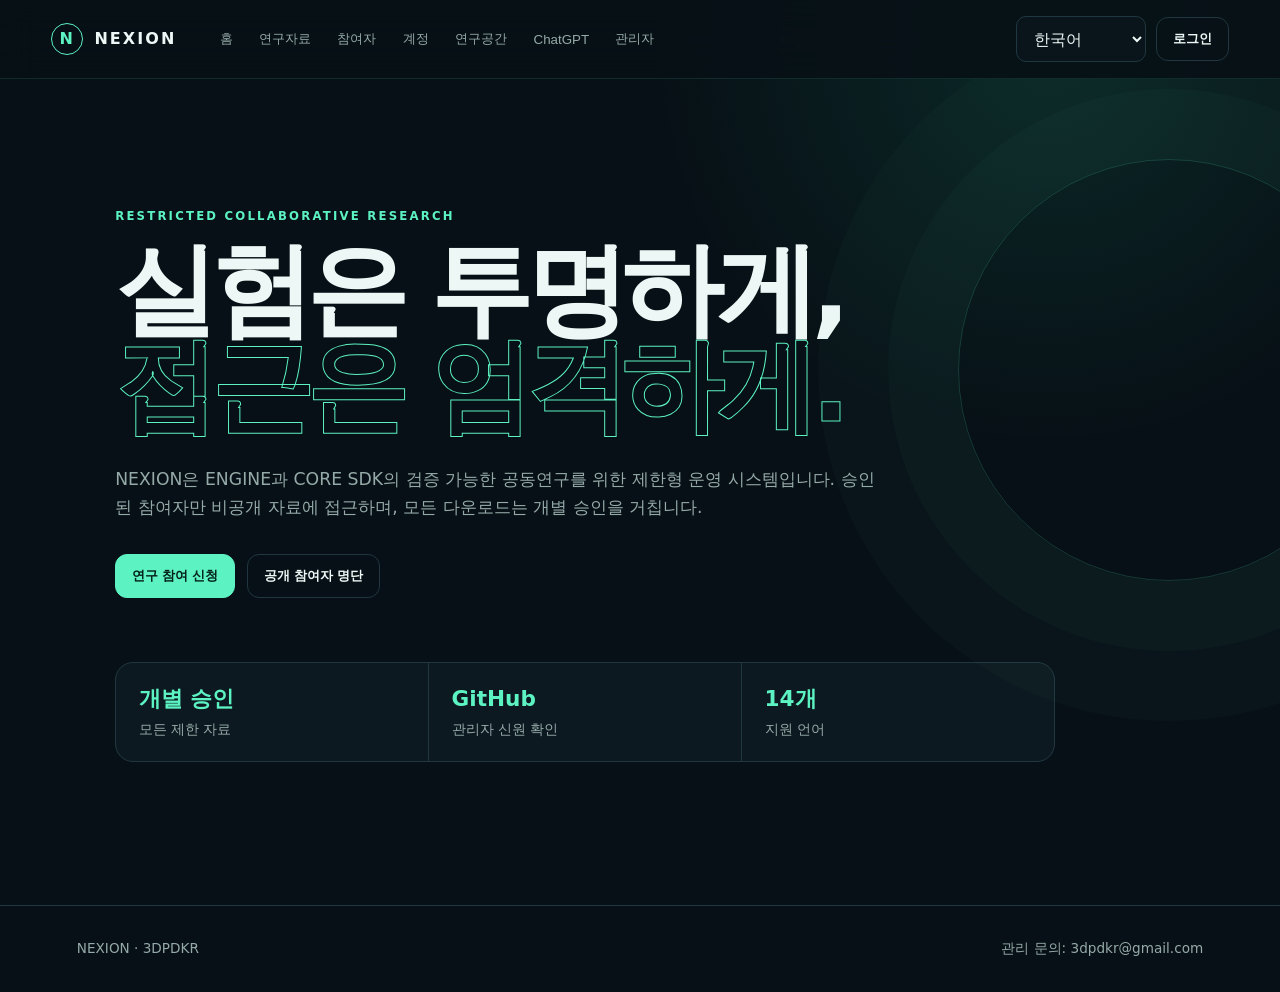
<file: index.html>
<!doctype html>
<html lang="ko">
<head>
  <meta charset="UTF-8">
  <meta name="viewport" content="width=device-width, initial-scale=1.0">
  <meta name="description" content="NEXION 제한형 국제 공동연구 운영 포털">
  <title>NEXION 공동연구 운영 포털</title>
  <link rel="stylesheet" href="assets/style.css">
  <link rel="stylesheet" href="github.css">
</head>
<body>
  <a class="skip-link" href="#main">본문으로 이동</a>
  <header class="topbar">
    <a class="brand" href="#home" aria-label="NEXION 홈">
      <span class="brand-mark">N</span><span>NEXION</span>
    </a>
    <nav id="nav" aria-label="주요 메뉴"></nav>
    <div class="header-actions">
      <select id="locale" aria-label="언어 선택"></select>
      <button id="authButton" class="button ghost" type="button">로그인</button>
    </div>
  </header>

  <main id="main">
    <section id="home" class="hero panel-view active">
      <div class="eyebrow">RESTRICTED COLLABORATIVE RESEARCH</div>
      <h1>실험은 투명하게,<br><span>접근은 엄격하게.</span></h1>
      <p>NEXION은 ENGINE과 CORE SDK의 검증 가능한 공동연구를 위한 제한형 운영 시스템입니다. 승인된 참여자만 비공개 자료에 접근하며, 모든 다운로드는 개별 승인을 거칩니다.</p>
      <div class="hero-actions">
        <button class="button primary" data-go="account">연구 참여 신청</button>
        <button class="button ghost" data-go="directory">공개 참여자 명단</button>
      </div>
      <div class="metrics" id="publicMetrics">
        <article><strong>개별 승인</strong><span>모든 제한 자료</span></article>
        <article><strong>GitHub</strong><span>관리자 신원 확인</span></article>
        <article><strong>14개</strong><span>지원 언어</span></article>
      </div>
    </section>

    <section id="research" class="panel-view section-shell">
      <div class="section-head"><div><span class="eyebrow">RESEARCH</span><h2>ENGINE · CORE SDK</h2></div><p>검증된 결과만 SDK로 이동하며, 버전·해시·테스트 근거를 함께 관리합니다.</p></div>
      <div id="catalog" class="card-grid"></div>
    </section>

    <section id="directory" class="panel-view section-shell">
      <div class="section-head"><div><span class="eyebrow">PUBLIC DIRECTORY</span><h2>공개 참여자 명단</h2></div><p>공개에 별도 동의한 승인 참여자의 가명·분야만 표시합니다.</p></div>
      <div id="directoryList" class="table-wrap"></div>
    </section>

    <section id="account" class="panel-view section-shell">
      <div class="section-head"><div><span class="eyebrow">MEMBERSHIP</span><h2>계정 및 참여 신청</h2></div><p id="accountState">이메일 인증 후 공동연구 지침에 동의하고 신청할 수 있습니다.</p></div>
      <div class="card github-auth-card">
        <h3>GitHub 연구 계정 연결</h3>
        <p class="muted">AI_OS 실험 브랜치와 동일한 GitHub 신원을 NEXION 계정에 연결합니다. 관리자는 3DPDKR GitHub identity, 등록 UUID와 활성 세션을 확인합니다.</p>
        <button id="githubAuthButton" class="button primary" type="button">GitHub로 계속하기</button>
      </div>
      <div class="two-col">
        <form id="signupForm" class="card form-card">
          <h3>회원가입</h3>
          <label>이메일<input name="email" type="email" autocomplete="email" required></label>
          <label>비밀번호<input name="password" type="password" autocomplete="new-password" minlength="10" required></label>
          <button class="button primary" type="submit">인증 메일 보내기</button>
        </form>
        <form id="loginForm" class="card form-card">
          <h3>로그인</h3>
          <label>이메일<input name="email" type="email" autocomplete="email" required></label>
          <label>비밀번호<input name="password" type="password" autocomplete="current-password" required></label>
          <button class="button primary" type="submit">로그인</button>
        </form>
      </div>
      <form id="membershipForm" class="card form-card wide hidden">
        <h3>공동연구 참여 신청</h3>
        <div class="form-grid">
          <label>공개 가명<input name="alias" minlength="2" maxlength="60" required></label>
          <label>연구 분야<select name="track" required><option>ENGINE</option><option>SDK</option><option>PAPER</option><option>SAFETY</option><option>BIOENGINEERING</option></select></label>
          <label class="full">참여 목적<textarea name="reason" minlength="20" maxlength="2000" required></textarea></label>
          <label class="full">특별 초청 코드(선택)<input name="inviteToken" autocomplete="off"><small>GitHub 사용자 jinyoung은 별도 코드·인증 메일 없이 필수 지침 동의 후 즉시 승인됩니다.</small></label>
        </div>
        <fieldset><legend>필수 지침 동의</legend>
          <label class="check"><input type="checkbox" name="voluntary" required> 자발적 참여 및 관리자 승인 범위를 이해했습니다.</label>
          <label class="check"><input type="checkbox" name="confidentiality" required> 비밀유지 및 비참여자 공유 금지에 동의합니다.</label>
          <label class="check"><input type="checkbox" name="noncommercial" required> 무단 개인 이용·상업 이용 금지에 동의합니다.</label>
          <label class="check"><input type="checkbox" name="privacy" required> 개인정보 처리·이메일 인증·감사 기록에 동의합니다.</label>
          <label class="check"><input type="checkbox" name="ip" required> 기존 지식재산권과 기여자 권리를 존중합니다.</label>
        </fieldset>
        <fieldset><legend>선택 동의</legend>
          <label class="check"><input type="checkbox" name="directoryOptIn"> 가명과 연구 분야를 공개 명단에 표시합니다.</label>
          <label class="check"><input type="checkbox" name="contactOptIn"> 관리자와 직접 이메일 연락에 동의합니다.</label>
        </fieldset>
        <button class="button primary" type="submit">신청 제출</button>
      </form>
    </section>

    <section id="workspace" class="panel-view section-shell">
      <div class="section-head"><div><span class="eyebrow">WORKSPACE</span><h2>나의 연구 공간</h2></div><p>승인 상태, 다운로드 요청, 성과 제출을 한 곳에서 관리합니다.</p></div>
      <div id="memberStatus" class="card"></div>
      <div class="two-col">
        <form id="downloadRequestForm" class="card form-card">
          <h3>자료 다운로드 승인 요청</h3>
          <label>자료<select name="resourceId" id="resourceSelect" required></select></label>
          <label>사용 목적<textarea name="purpose" minlength="5" maxlength="1000" required></textarea></label>
          <button class="button primary" type="submit">개별 승인 요청</button>
        </form>
        <form id="contributionForm" class="card form-card">
          <h3>연구 성과 제출</h3>
          <label>제목<input name="title" maxlength="160" required></label>
          <label>분류<select name="category"><option>ENGINE</option><option>SDK</option><option>PAPER</option><option>SAFETY</option></select></label>
          <label>요약<textarea name="summary" minlength="20" maxlength="4000" required></textarea></label>
          <label>첨부(선택, 50MB 이하)<input name="file" type="file"></label>
          <button class="button primary" type="submit">비공개 제출</button>
        </form>
      </div>
      <div id="myRequests" class="table-wrap"></div>
    </section>

    <section id="chatgpt" class="panel-view section-shell">
      <div class="section-head"><div><span class="eyebrow">CHATGPT COLLABORATION</span><h2>ChatGPT 공동연구 연결</h2></div><p>비공개 원문은 자동 전송하지 않습니다. 사용자가 검토한 요약만 새 대화로 전달합니다.</p></div>
      <form id="chatgptForm" class="card form-card wide">
        <label>연구 질문<textarea name="question" minlength="10" maxlength="2000" required></textarea></label>
        <label class="check"><input type="checkbox" name="confirm" required> 개인정보·비공개 원문·비밀키를 포함하지 않았음을 확인했습니다.</label>
        <button class="button primary" type="submit">검토 후 ChatGPT에서 열기</button>
      </form>
    </section>

    <section id="admin" class="panel-view section-shell">
      <div class="section-head"><div><span class="eyebrow">ADMIN CONTROL</span><h2>관리자 운영 센터</h2></div><p>3DPDKR GitHub identity, 등록 관리자 UUID와 활성 세션이 모두 확인되어야 합니다.</p></div>
      <div id="adminGate" class="card"></div>
      <div id="adminConsole" class="hidden">
        <div id="adminMetrics" class="metrics"></div>
        <div class="admin-grid">
          <div class="card"><h3>회원 승인 대기</h3><div id="adminMembers" class="table-wrap"></div></div>
          <div class="card"><h3>다운로드 승인 대기</h3><div id="adminDownloads" class="table-wrap"></div></div>
        </div>
        <div class="two-col">
          <form id="resourceForm" class="card form-card">
            <h3>ENGINE / CORE SDK 자료 등록</h3>
            <label>제목<input name="title" maxlength="160" required></label>
            <label>분류<select name="category"><option>ENGINE</option><option>SDK</option><option>RESEARCH</option><option>PAPER</option></select></label>
            <label>버전<input name="version" maxlength="80" required></label>
            <label>설명<textarea name="description" maxlength="4000" required></textarea></label>
            <label>비공개 파일<input name="file" type="file" required></label>
            <label class="check"><input name="available" type="checkbox"> 승인 회원에게 카탈로그 공개</label>
            <button class="button primary" type="submit">암호화 저장소에 등록</button>
          </form>
          <form id="inviteForm" class="card form-card">
            <h3>jinyoung 특별 초청</h3>
            <label>초청 이메일<input name="email" type="email" required></label>
            <label>만료(일)<input name="days" type="number" min="1" max="30" value="7" required></label>
            <button class="button primary" type="submit">1회용 초청 코드 생성</button>
            <output id="inviteOutput"></output>
          </form>
        </div>
        <div class="card"><h3>성과 통합 및 트래픽</h3><div id="adminContributions" class="table-wrap"></div><div id="adminTraffic" class="table-wrap"></div></div>
      </div>
    </section>
  </main>

  <div id="toast" role="status" aria-live="polite"></div>
  <footer><span>NEXION · 3DPDKR</span><span>관리 문의: 3dpdkr@gmail.com</span></footer>
  <script type="module" src="assets/app.js?v=20261128-4"></script>
</body>
</html>
</file>
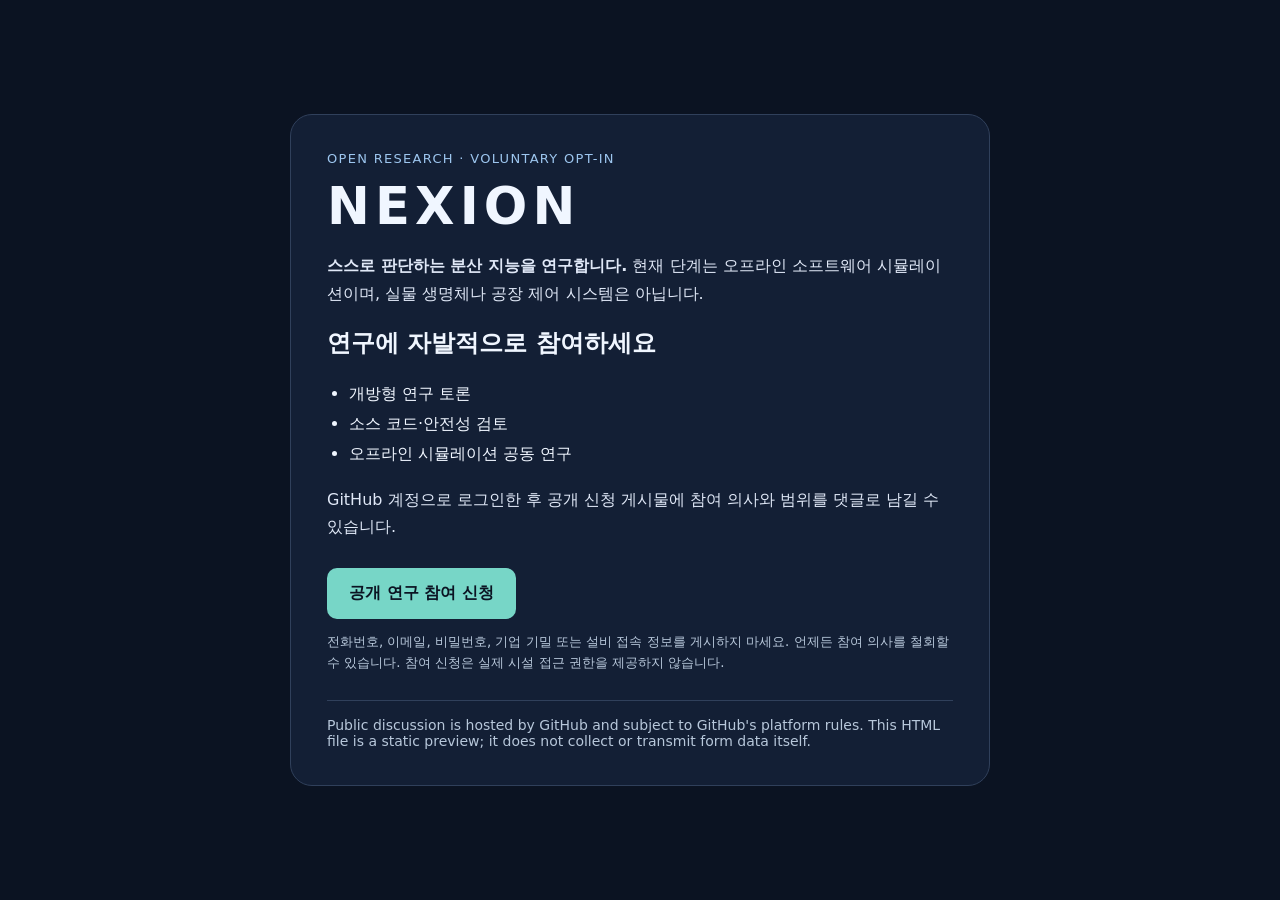
<file: nexion/public/index.html>
<!doctype html>
<html lang="ko">
<head>
<meta charset="utf-8">
<meta name="viewport" content="width=device-width,initial-scale=1">
<meta name="color-scheme" content="dark light">
<meta name="description" content="NEXION 오프라인 분산 지능 연구 프로젝트의 공개 참여 안내">
<title>NEXION | 자발적 연구 참여</title>
<style>
:root{font-family:system-ui,-apple-system,"Segoe UI",sans-serif;color-scheme:dark}
*{box-sizing:border-box}body{margin:0;min-height:100vh;background:#0b1322;color:#f0f6ff;display:grid;place-items:center;padding:22px}
main{max-width:700px;width:100%;padding:36px;border:1px solid #30405b;border-radius:22px;background:#131f35}
h1{font-size:clamp(2rem,6vw,3.2rem);letter-spacing:.1em;margin:.2em 0}
.tag{font-size:13px;text-transform:uppercase;color:#9dc6ef;letter-spacing:.1em}
p{line-height:1.7;color:#e0e8f7}a.button{display:inline-block;padding:15px 22px;margin:12px 0;background:#77d6c7;color:#0b1322;text-decoration:none;font-weight:700;border-radius:10px}
a.button:focus-visible{outline:3px solid white;outline-offset:3px}
small{color:#b7c7da;line-height:1.6;display:block}ul{line-height:1.9;padding-left:22px}
footer{border-top:1px solid #30405b;padding-top:16px;margin-top:26px;color:#b7c7da;font-size:14px}
</style>
</head>
<body>
<main>
<div class="tag">Open Research · Voluntary Opt-in</div>
<h1>NEXION</h1>
<p><strong>스스로 판단하는 분산 지능을 연구합니다.</strong> 현재 단계는 오프라인 소프트웨어 시뮬레이션이며, 실물 생명체나 공장 제어 시스템은 아닙니다.</p>
<h2>연구에 자발적으로 참여하세요</h2>
<ul>
<li>개방형 연구 토론</li>
<li>소스 코드·안전성 검토</li>
<li>오프라인 시뮬레이션 공동 연구</li>
</ul>
<p>GitHub 계정으로 로그인한 후 공개 신청 게시물에 참여 의사와 범위를 댓글로 남길 수 있습니다.</p>
<a class="button" href="https://github.com/3DPDKR/AI_OS/issues/1" rel="noopener noreferrer">공개 연구 참여 신청</a>
<small>전화번호, 이메일, 비밀번호, 기업 기밀 또는 설비 접속 정보를 게시하지 마세요. 언제든 참여 의사를 철회할 수 있습니다. 참여 신청은 실제 시설 접근 권한을 제공하지 않습니다.</small>
<footer>Public discussion is hosted by GitHub and subject to GitHub's platform rules. This HTML file is a static preview; it does not collect or transmit form data itself.</footer>
</main>
</body>
</html>
</file>
<file: assets/style.css>
:root{--bg:#071016;--panel:#0d1920;--panel2:#11232b;--line:#213740;--text:#edf7f5;--muted:#95aaa8;--mint:#5cf2c2;--mint2:#23c99a;--danger:#ff6f7d;--warn:#ffc65c;--radius:18px;--shadow:0 24px 60px rgba(0,0,0,.28)}*{box-sizing:border-box}html{scroll-behavior:smooth}body{margin:0;background:radial-gradient(circle at 82% 5%,rgba(35,201,154,.13),transparent 28%),var(--bg);color:var(--text);font-family:Inter,Pretendard,"Noto Sans KR",system-ui,sans-serif;line-height:1.6}.skip-link{position:absolute;left:-999px}.skip-link:focus{left:1rem;top:1rem;z-index:100;background:#fff;color:#000;padding:.7rem}.topbar{position:sticky;top:0;z-index:20;display:flex;align-items:center;gap:2rem;padding:1rem clamp(1rem,4vw,4rem);border-bottom:1px solid rgba(92,242,194,.12);background:rgba(7,16,22,.88);backdrop-filter:blur(18px)}.brand{display:flex;align-items:center;gap:.7rem;color:var(--text);text-decoration:none;font-weight:800;letter-spacing:.13em}.brand-mark{display:grid;place-items:center;width:2rem;height:2rem;border:1px solid var(--mint);color:var(--mint);border-radius:50%}nav{display:flex;gap:.25rem;flex:1}nav button{background:none;border:0;color:var(--muted);padding:.55rem .7rem;cursor:pointer;border-radius:10px}nav button:hover,nav button.active{color:var(--text);background:rgba(92,242,194,.08)}.header-actions{display:flex;align-items:center;gap:.6rem}select,input,textarea{width:100%;background:#09151b;color:var(--text);border:1px solid var(--line);border-radius:10px;padding:.72rem .8rem;font:inherit}select:focus,input:focus,textarea:focus{outline:2px solid rgba(92,242,194,.32);border-color:var(--mint)}textarea{min-height:110px;resize:vertical}.header-actions select{width:auto;max-width:130px}.panel-view{display:none}.panel-view.active{display:block}.hero{min-height:calc(100vh - 74px);padding:clamp(4rem,10vw,8rem) clamp(1.25rem,9vw,9rem);position:relative;overflow:hidden}.hero:after{content:"";position:absolute;width:420px;height:420px;border:1px solid rgba(92,242,194,.18);border-radius:50%;right:-100px;top:80px;box-shadow:0 0 0 70px rgba(92,242,194,.025),0 0 0 140px rgba(92,242,194,.018)}.eyebrow{font-size:.73rem;letter-spacing:.19em;color:var(--mint);font-weight:750;margin-bottom:1rem}.hero h1{font-size:clamp(3.2rem,8vw,7.4rem);line-height:.94;letter-spacing:-.065em;margin:.3rem 0 2rem;max-width:1000px}.hero h1 span{color:transparent;-webkit-text-stroke:1px var(--mint)}.hero>p{max-width:760px;color:var(--muted);font-size:1.08rem}.hero-actions{display:flex;gap:.8rem;margin:2rem 0 4rem}.button{border:1px solid var(--line);border-radius:12px;padding:.75rem 1rem;font-weight:750;cursor:pointer;background:var(--panel2);color:var(--text)}.button:hover{transform:translateY(-1px);border-color:var(--mint)}.button.primary{background:var(--mint);color:#042118;border-color:var(--mint)}.button.ghost{background:transparent}.button.danger{border-color:rgba(255,111,125,.45);color:#ff9ba5}.button.small{padding:.4rem .6rem;font-size:.82rem}.button:disabled{opacity:.45;cursor:not-allowed;transform:none}.metrics{display:grid;grid-template-columns:repeat(3,minmax(0,1fr));gap:1px;background:var(--line);border:1px solid var(--line);border-radius:var(--radius);overflow:hidden;max-width:940px}.metrics article{background:var(--panel);padding:1.2rem 1.4rem}.metrics strong{display:block;color:var(--mint);font-size:1.35rem}.metrics span{color:var(--muted);font-size:.86rem}.section-shell{padding:clamp(2.5rem,6vw,5.5rem) clamp(1rem,6vw,6rem);min-height:calc(100vh - 74px)}.section-head{display:flex;justify-content:space-between;align-items:end;gap:2rem;margin-bottom:2rem}.section-head h2{font-size:clamp(2rem,5vw,4rem);margin:0;letter-spacing:-.045em}.section-head p{max-width:470px;color:var(--muted)}.card{background:linear-gradient(145deg,rgba(17,35,43,.97),rgba(10,24,30,.98));border:1px solid var(--line);border-radius:var(--radius);padding:1.35rem;box-shadow:var(--shadow)}.card h3{margin-top:0}.card-grid{display:grid;grid-template-columns:repeat(auto-fit,minmax(260px,1fr));gap:1rem}.card-grid article{min-height:210px}.card-grid .tag{color:var(--mint);font-size:.72rem;letter-spacing:.1em}.card-grid p{color:var(--muted)}.two-col{display:grid;grid-template-columns:repeat(2,minmax(0,1fr));gap:1rem;margin-bottom:1rem}.admin-grid{display:grid;grid-template-columns:1fr 1fr;gap:1rem;margin:1rem 0}.form-card{display:flex;flex-direction:column;gap:.9rem}.form-card.wide{max-width:920px}.form-grid{display:grid;grid-template-columns:1fr 1fr;gap:1rem}.form-grid .full{grid-column:1/-1}label{display:flex;flex-direction:column;gap:.35rem;color:#d9e7e4;font-size:.9rem}.check{flex-direction:row;align-items:flex-start}.check input{width:auto;margin-top:.35rem}fieldset{border:1px solid var(--line);border-radius:12px;display:flex;flex-direction:column;gap:.55rem}legend{color:var(--mint);padding:0 .5rem}.table-wrap{overflow:auto}.table-wrap table{width:100%;border-collapse:collapse;min-width:680px}.table-wrap th,.table-wrap td{text-align:left;padding:.7rem;border-bottom:1px solid var(--line);vertical-align:top}.table-wrap th{color:var(--mint);font-size:.76rem;letter-spacing:.06em}.table-wrap td{font-size:.88rem}.badge{display:inline-flex;padding:.2rem .55rem;border-radius:999px;background:rgba(92,242,194,.1);color:var(--mint);font-size:.75rem}.badge.pending{color:var(--warn);background:rgba(255,198,92,.1)}.badge.rejected,.badge.revoked{color:var(--danger);background:rgba(255,111,125,.1)}.muted{color:var(--muted)}.hidden{display:none!important}output{display:block;word-break:break-all;color:var(--mint);padding:.7rem;background:#071116;border-radius:10px}#toast{position:fixed;right:1rem;bottom:1rem;z-index:50;max-width:420px;padding:1rem 1.2rem;border-radius:12px;background:#eafcf6;color:#062018;box-shadow:var(--shadow);opacity:0;transform:translateY(20px);transition:.2s;pointer-events:none}#toast.show{opacity:1;transform:none}#toast.error{background:#ffe8eb;color:#4e0710}footer{display:flex;justify-content:space-between;padding:2rem clamp(1rem,6vw,6rem);color:var(--muted);border-top:1px solid var(--line);font-size:.85rem}@media(max-width:980px){nav{display:none}.topbar{gap:.7rem}.header-actions{margin-left:auto}.two-col,.admin-grid,.form-grid{grid-template-columns:1fr}.form-grid .full{grid-column:auto}.section-head{display:block}.metrics{grid-template-columns:1fr}.hero:after{opacity:.35}}@media(max-width:560px){.brand span:last-child{display:none}.header-actions select{max-width:92px}.button{padding:.65rem .75rem}.hero-actions{flex-direction:column}.hero h1{font-size:3.15rem}.section-shell{padding-inline:1rem}footer{flex-direction:column;gap:.5rem}}
</file>
<file: github.css>
.github-auth-card{margin-bottom:1rem;border-color:rgba(92,242,194,.35)}
</file>
